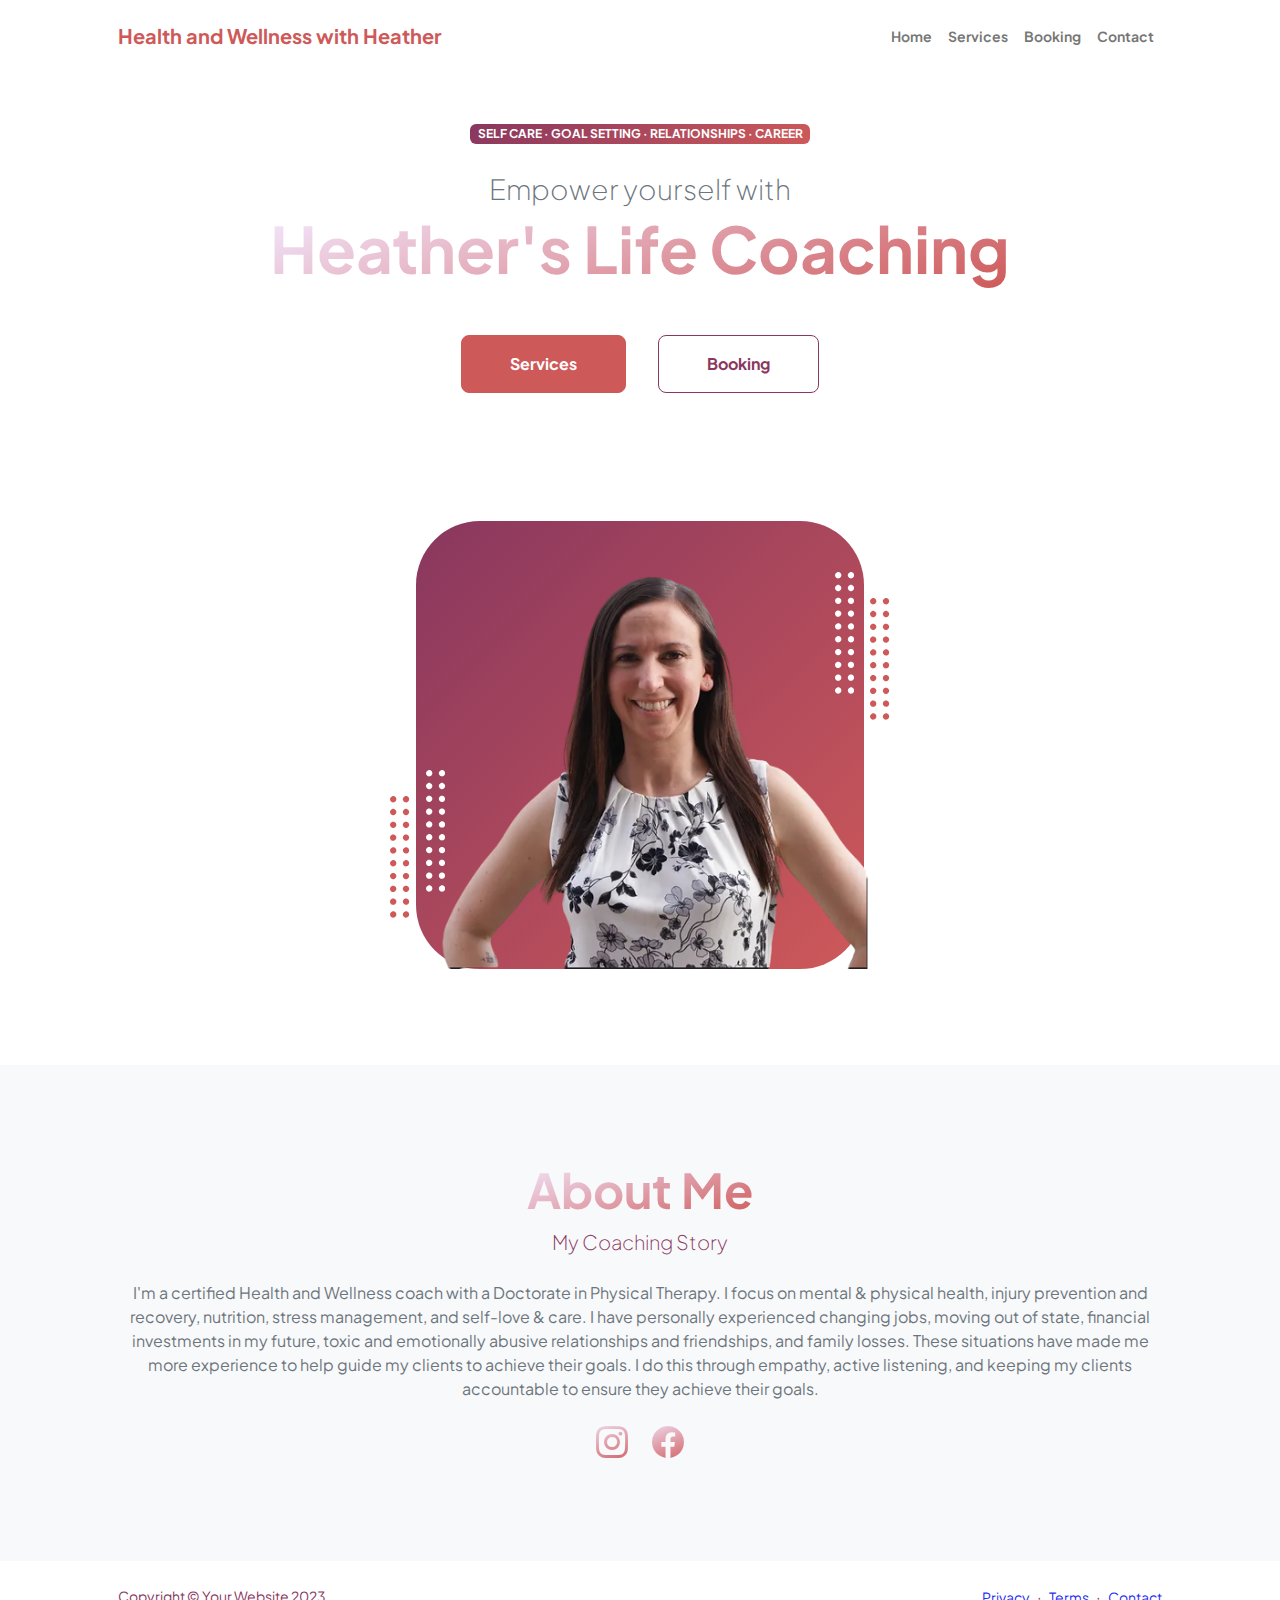
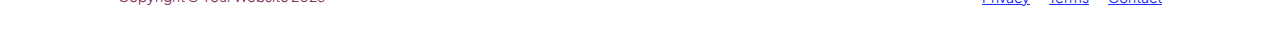
<file: index.html>
<!DOCTYPE html>
<html lang="en">
    <head>
        <meta charset="utf-8" />
        <meta name="viewport" content="width=device-width, initial-scale=1, shrink-to-fit=no" />
        <meta name="description" content="" />
        <meta name="author" content="" />
        <title>Health and Wellness with Heather</title>
        <!-- Favicon-->
        <link rel="icon" type="image/x-icon" href="assets/favicon.ico" />
        <!-- Custom Google font-->
        <link rel="preconnect" href="https://fonts.googleapis.com" />
        <link rel="preconnect" href="https://fonts.gstatic.com" crossorigin />
        <link href="https://fonts.googleapis.com/css2?family=Plus+Jakarta+Sans:wght@100;200;300;400;500;600;700;800;900&amp;display=swap" rel="stylesheet" />
        <!-- Bootstrap icons-->
        <link href="https://cdn.jsdelivr.net/npm/bootstrap-icons@1.8.1/font/bootstrap-icons.css" rel="stylesheet" />
        <!-- Core theme CSS (includes Bootstrap)-->
        <link href="css/styles.css" rel="stylesheet" />
    </head>
    <body class="d-flex flex-column h-100">
        <main class="flex-shrink-0">
            <!-- Navigation-->
            <nav class="navbar navbar-expand-lg navbar-light bg-white py-3">
                <div class="container px-5">
                    <a class="navbar-brand" href="index.html"><span class="fw-bolder text-primary">Health and Wellness with Heather</span></a>
                    <button class="navbar-toggler" type="button" data-bs-toggle="collapse" data-bs-target="#navbarSupportedContent" aria-controls="navbarSupportedContent" aria-expanded="false" aria-label="Toggle navigation"><span class="navbar-toggler-icon"></span></button>
                    <div class="collapse navbar-collapse" id="navbarSupportedContent">
                        <ul class="navbar-nav ms-auto mb-2 mb-lg-0 small fw-bolder">
                            <li class="nav-item"><a class="nav-link" href="index.html">Home</a></li>
                            <li class="nav-item"><a class="nav-link" href="resume.html">Services</a></li>
                            <li class="nav-item"><a class="nav-link" href="projects.html">Booking</a></li>
                            <li class="nav-item"><a class="nav-link" href="contact.html">Contact</a></li>
                        </ul>
                    </div>
                </div>
            </nav>
            <!-- Header-->
            <header class="py-5">
                <div class="container px-5 pb-5">
                    <div class="row gx-5 align-items-center">
                        <div class="col-xxl-5">
                            <!-- Header text content-->
                            <div class="text-center text-xxl-start">
                                <div class="badge bg-gradient-primary-to-secondary text-white mb-4"><div class="text-uppercase">Self Care &middot; Goal Setting &middot; Relationships &middot; Career</div></div>
                                <div class="fs-3 fw-light text-muted">Empower yourself with</div>
                                <h1 class="display-3 fw-bolder mb-5"><span class="text-gradient d-inline">Heather's Life Coaching</span></h1>
                                <div class="d-grid gap-3 d-sm-flex justify-content-sm-center justify-content-xxl-start mb-3">
                                    <a class="btn btn-primary btn-lg px-5 py-3 me-sm-3 fs-6 fw-bolder" href="resume.html">Services</a>
                                    <a class="btn btn-outline-dark btn-lg px-5 py-3 fs-6 fw-bolder" href="projects.html">Booking</a>
                                </div>
                            </div>
                        </div>
                        <div class="col-xxl-7">
                            <!-- Header profile picture-->
                            <div class="d-flex justify-content-center mt-5 mt-xxl-0">
                                <div class="profile bg-gradient-primary-to-secondary">
                                    <!-- TIP: For best results, use a photo with a transparent background like the demo example below-->
                                    <!-- Watch a tutorial on how to do this on YouTube (link)-->
                                    <img class="profile-img" src="assets/Headshot_1-removebg-preview.png" alt="..." />
                                    <div class="dots-1">
                                        <!-- SVG Dots-->
                                        <svg version="1.1" xmlns="http://www.w3.org/2000/svg" xmlns:xlink="http://www.w3.org/1999/xlink" x="0px" y="0px" viewBox="0 0 191.6 1215.4" style="enable-background: new 0 0 191.6 1215.4" xml:space="preserve">
                                            <g transform="translate(0.000000,1280.000000) scale(0.100000,-0.100000)">
                                                <path d="M227.7,12788.6c-105-35-200-141-222-248c-43-206,163-412,369-369c155,32,275,190,260,339c-11,105-90,213-190,262        C383.7,12801.6,289.7,12808.6,227.7,12788.6z"></path>
                                                <path d="M1507.7,12788.6c-151-50-253-216-222-362c25-119,136-230,254-255c194-41,395,142,375,339c-11,105-90,213-190,262        C1663.7,12801.6,1569.7,12808.6,1507.7,12788.6z"></path>
                                                <path d="M227.7,11508.6c-105-35-200-141-222-248c-43-206,163-412,369-369c155,32,275,190,260,339c-11,105-90,213-190,262        C383.7,11521.6,289.7,11528.6,227.7,11508.6z"></path>
                                                <path d="M1507.7,11508.6c-151-50-253-216-222-362c25-119,136-230,254-255c194-41,395,142,375,339c-11,105-90,213-190,262        C1663.7,11521.6,1569.7,11528.6,1507.7,11508.6z"></path>
                                                <path d="M227.7,10228.6c-105-35-200-141-222-248c-43-206,163-412,369-369c155,32,275,190,260,339c-11,105-90,213-190,262        C383.7,10241.6,289.7,10248.6,227.7,10228.6z"></path>
                                                <path d="M1507.7,10228.6c-105-35-200-141-222-248c-43-206,163-412,369-369c155,32,275,190,260,339c-11,105-90,213-190,262        C1663.7,10241.6,1569.7,10248.6,1507.7,10228.6z"></path>
                                                <path d="M227.7,8948.6c-105-35-200-141-222-248c-43-206,163-412,369-369c155,32,275,190,260,339c-11,105-90,213-190,262        C383.7,8961.6,289.7,8968.6,227.7,8948.6z"></path>
                                                <path d="M1507.7,8948.6c-105-35-200-141-222-248c-43-206,163-412,369-369c155,32,275,190,260,339c-11,105-90,213-190,262        C1663.7,8961.6,1569.7,8968.6,1507.7,8948.6z"></path>
                                                <path d="M227.7,7668.6c-105-35-200-141-222-248c-43-206,163-412,369-369c155,32,275,190,260,339c-11,105-90,213-190,262        C383.7,7681.6,289.7,7688.6,227.7,7668.6z"></path>
                                                <path d="M1507.7,7668.6c-105-35-200-141-222-248c-43-206,163-412,369-369c155,32,275,190,260,339c-11,105-90,213-190,262        C1663.7,7681.6,1569.7,7688.6,1507.7,7668.6z"></path>
                                                <path d="M227.7,6388.6c-105-35-200-141-222-248c-43-206,163-412,369-369c155,32,275,190,260,339c-11,105-90,213-190,262        C383.7,6401.6,289.7,6408.6,227.7,6388.6z"></path>
                                                <path d="M1507.7,6388.6c-105-35-200-141-222-248c-43-206,163-412,369-369c155,32,275,190,260,339c-11,105-90,213-190,262        C1663.7,6401.6,1569.7,6408.6,1507.7,6388.6z"></path>
                                                <path d="M227.7,5108.6c-105-35-200-141-222-248c-43-206,163-412,369-369c155,32,275,190,260,339c-11,105-90,213-190,262        C383.7,5121.6,289.7,5128.6,227.7,5108.6z"></path>
                                                <path d="M1507.7,5108.6c-105-35-200-141-222-248c-43-206,163-412,369-369c155,32,275,190,260,339c-11,105-90,213-190,262        C1663.7,5121.6,1569.7,5128.6,1507.7,5108.6z"></path>
                                                <path d="M227.7,3828.6c-105-35-200-141-222-248c-43-206,163-412,369-369c155,32,275,190,260,339c-11,105-90,213-190,262        C383.7,3841.6,289.7,3848.6,227.7,3828.6z"></path>
                                                <path d="M1507.7,3828.6c-105-35-200-141-222-248c-43-206,163-412,369-369c155,32,275,190,260,339c-11,105-90,213-190,262        C1663.7,3841.6,1569.7,3848.6,1507.7,3828.6z"></path>
                                                <path d="M227.7,2548.6c-105-35-200-141-222-248c-43-206,163-412,369-369c155,32,275,190,260,339c-11,105-90,213-190,262        C383.7,2561.6,289.7,2568.6,227.7,2548.6z"></path>
                                                <path d="M1507.7,2548.6c-105-35-200-141-222-248c-43-206,163-412,369-369c155,32,275,190,260,339c-11,105-90,213-190,262        C1663.7,2561.6,1569.7,2568.6,1507.7,2548.6z"></path>
                                                <path d="M227.7,1268.6c-105-35-200-141-222-248c-43-206,163-412,369-369c155,32,275,190,260,339c-11,105-90,213-190,262        C383.7,1281.6,289.7,1288.6,227.7,1268.6z"></path>
                                                <path d="M1507.7,1268.6c-105-35-200-141-222-248c-43-206,163-412,369-369c155,32,275,190,260,339c-11,105-90,213-190,262        C1663.7,1281.6,1569.7,1288.6,1507.7,1268.6z"></path>
                                            </g>
                                        </svg>
                                        <!-- END of SVG dots-->
                                    </div>
                                    <div class="dots-2">
                                        <!-- SVG Dots-->
                                        <svg version="1.1" xmlns="http://www.w3.org/2000/svg" xmlns:xlink="http://www.w3.org/1999/xlink" x="0px" y="0px" viewBox="0 0 191.6 1215.4" style="enable-background: new 0 0 191.6 1215.4" xml:space="preserve">
                                            <g transform="translate(0.000000,1280.000000) scale(0.100000,-0.100000)">
                                                <path d="M227.7,12788.6c-105-35-200-141-222-248c-43-206,163-412,369-369c155,32,275,190,260,339c-11,105-90,213-190,262        C383.7,12801.6,289.7,12808.6,227.7,12788.6z"></path>
                                                <path d="M1507.7,12788.6c-151-50-253-216-222-362c25-119,136-230,254-255c194-41,395,142,375,339c-11,105-90,213-190,262        C1663.7,12801.6,1569.7,12808.6,1507.7,12788.6z"></path>
                                                <path d="M227.7,11508.6c-105-35-200-141-222-248c-43-206,163-412,369-369c155,32,275,190,260,339c-11,105-90,213-190,262        C383.7,11521.6,289.7,11528.6,227.7,11508.6z"></path>
                                                <path d="M1507.7,11508.6c-151-50-253-216-222-362c25-119,136-230,254-255c194-41,395,142,375,339c-11,105-90,213-190,262        C1663.7,11521.6,1569.7,11528.6,1507.7,11508.6z"></path>
                                                <path d="M227.7,10228.6c-105-35-200-141-222-248c-43-206,163-412,369-369c155,32,275,190,260,339c-11,105-90,213-190,262        C383.7,10241.6,289.7,10248.6,227.7,10228.6z"></path>
                                                <path d="M1507.7,10228.6c-105-35-200-141-222-248c-43-206,163-412,369-369c155,32,275,190,260,339c-11,105-90,213-190,262        C1663.7,10241.6,1569.7,10248.6,1507.7,10228.6z"></path>
                                                <path d="M227.7,8948.6c-105-35-200-141-222-248c-43-206,163-412,369-369c155,32,275,190,260,339c-11,105-90,213-190,262        C383.7,8961.6,289.7,8968.6,227.7,8948.6z"></path>
                                                <path d="M1507.7,8948.6c-105-35-200-141-222-248c-43-206,163-412,369-369c155,32,275,190,260,339c-11,105-90,213-190,262        C1663.7,8961.6,1569.7,8968.6,1507.7,8948.6z"></path>
                                                <path d="M227.7,7668.6c-105-35-200-141-222-248c-43-206,163-412,369-369c155,32,275,190,260,339c-11,105-90,213-190,262        C383.7,7681.6,289.7,7688.6,227.7,7668.6z"></path>
                                                <path d="M1507.7,7668.6c-105-35-200-141-222-248c-43-206,163-412,369-369c155,32,275,190,260,339c-11,105-90,213-190,262        C1663.7,7681.6,1569.7,7688.6,1507.7,7668.6z"></path>
                                                <path d="M227.7,6388.6c-105-35-200-141-222-248c-43-206,163-412,369-369c155,32,275,190,260,339c-11,105-90,213-190,262        C383.7,6401.6,289.7,6408.6,227.7,6388.6z"></path>
                                                <path d="M1507.7,6388.6c-105-35-200-141-222-248c-43-206,163-412,369-369c155,32,275,190,260,339c-11,105-90,213-190,262        C1663.7,6401.6,1569.7,6408.6,1507.7,6388.6z"></path>
                                                <path d="M227.7,5108.6c-105-35-200-141-222-248c-43-206,163-412,369-369c155,32,275,190,260,339c-11,105-90,213-190,262        C383.7,5121.6,289.7,5128.6,227.7,5108.6z"></path>
                                                <path d="M1507.7,5108.6c-105-35-200-141-222-248c-43-206,163-412,369-369c155,32,275,190,260,339c-11,105-90,213-190,262        C1663.7,5121.6,1569.7,5128.6,1507.7,5108.6z"></path>
                                                <path d="M227.7,3828.6c-105-35-200-141-222-248c-43-206,163-412,369-369c155,32,275,190,260,339c-11,105-90,213-190,262        C383.7,3841.6,289.7,3848.6,227.7,3828.6z"></path>
                                                <path d="M1507.7,3828.6c-105-35-200-141-222-248c-43-206,163-412,369-369c155,32,275,190,260,339c-11,105-90,213-190,262        C1663.7,3841.6,1569.7,3848.6,1507.7,3828.6z"></path>
                                                <path d="M227.7,2548.6c-105-35-200-141-222-248c-43-206,163-412,369-369c155,32,275,190,260,339c-11,105-90,213-190,262        C383.7,2561.6,289.7,2568.6,227.7,2548.6z"></path>
                                                <path d="M1507.7,2548.6c-105-35-200-141-222-248c-43-206,163-412,369-369c155,32,275,190,260,339c-11,105-90,213-190,262        C1663.7,2561.6,1569.7,2568.6,1507.7,2548.6z"></path>
                                                <path d="M227.7,1268.6c-105-35-200-141-222-248c-43-206,163-412,369-369c155,32,275,190,260,339c-11,105-90,213-190,262        C383.7,1281.6,289.7,1288.6,227.7,1268.6z"></path>
                                                <path d="M1507.7,1268.6c-105-35-200-141-222-248c-43-206,163-412,369-369c155,32,275,190,260,339c-11,105-90,213-190,262        C1663.7,1281.6,1569.7,1288.6,1507.7,1268.6z"></path>
                                            </g>
                                        </svg>
                                        <!-- END of SVG dots-->
                                    </div>
                                    <div class="dots-3">
                                        <!-- SVG Dots-->
                                        <svg version="1.1" xmlns="http://www.w3.org/2000/svg" xmlns:xlink="http://www.w3.org/1999/xlink" x="0px" y="0px" viewBox="0 0 191.6 1215.4" style="enable-background: new 0 0 191.6 1215.4" xml:space="preserve">
                                            <g transform="translate(0.000000,1280.000000) scale(0.100000,-0.100000)">
                                                <path d="M227.7,12788.6c-105-35-200-141-222-248c-43-206,163-412,369-369c155,32,275,190,260,339c-11,105-90,213-190,262        C383.7,12801.6,289.7,12808.6,227.7,12788.6z"></path>
                                                <path d="M1507.7,12788.6c-151-50-253-216-222-362c25-119,136-230,254-255c194-41,395,142,375,339c-11,105-90,213-190,262        C1663.7,12801.6,1569.7,12808.6,1507.7,12788.6z"></path>
                                                <path d="M227.7,11508.6c-105-35-200-141-222-248c-43-206,163-412,369-369c155,32,275,190,260,339c-11,105-90,213-190,262        C383.7,11521.6,289.7,11528.6,227.7,11508.6z"></path>
                                                <path d="M1507.7,11508.6c-151-50-253-216-222-362c25-119,136-230,254-255c194-41,395,142,375,339c-11,105-90,213-190,262        C1663.7,11521.6,1569.7,11528.6,1507.7,11508.6z"></path>
                                                <path d="M227.7,10228.6c-105-35-200-141-222-248c-43-206,163-412,369-369c155,32,275,190,260,339c-11,105-90,213-190,262        C383.7,10241.6,289.7,10248.6,227.7,10228.6z"></path>
                                                <path d="M1507.7,10228.6c-105-35-200-141-222-248c-43-206,163-412,369-369c155,32,275,190,260,339c-11,105-90,213-190,262        C1663.7,10241.6,1569.7,10248.6,1507.7,10228.6z"></path>
                                                <path d="M227.7,8948.6c-105-35-200-141-222-248c-43-206,163-412,369-369c155,32,275,190,260,339c-11,105-90,213-190,262        C383.7,8961.6,289.7,8968.6,227.7,8948.6z"></path>
                                                <path d="M1507.7,8948.6c-105-35-200-141-222-248c-43-206,163-412,369-369c155,32,275,190,260,339c-11,105-90,213-190,262        C1663.7,8961.6,1569.7,8968.6,1507.7,8948.6z"></path>
                                                <path d="M227.7,7668.6c-105-35-200-141-222-248c-43-206,163-412,369-369c155,32,275,190,260,339c-11,105-90,213-190,262        C383.7,7681.6,289.7,7688.6,227.7,7668.6z"></path>
                                                <path d="M1507.7,7668.6c-105-35-200-141-222-248c-43-206,163-412,369-369c155,32,275,190,260,339c-11,105-90,213-190,262        C1663.7,7681.6,1569.7,7688.6,1507.7,7668.6z"></path>
                                                <path d="M227.7,6388.6c-105-35-200-141-222-248c-43-206,163-412,369-369c155,32,275,190,260,339c-11,105-90,213-190,262        C383.7,6401.6,289.7,6408.6,227.7,6388.6z"></path>
                                                <path d="M1507.7,6388.6c-105-35-200-141-222-248c-43-206,163-412,369-369c155,32,275,190,260,339c-11,105-90,213-190,262        C1663.7,6401.6,1569.7,6408.6,1507.7,6388.6z"></path>
                                                <path d="M227.7,5108.6c-105-35-200-141-222-248c-43-206,163-412,369-369c155,32,275,190,260,339c-11,105-90,213-190,262        C383.7,5121.6,289.7,5128.6,227.7,5108.6z"></path>
                                                <path d="M1507.7,5108.6c-105-35-200-141-222-248c-43-206,163-412,369-369c155,32,275,190,260,339c-11,105-90,213-190,262        C1663.7,5121.6,1569.7,5128.6,1507.7,5108.6z"></path>
                                                <path d="M227.7,3828.6c-105-35-200-141-222-248c-43-206,163-412,369-369c155,32,275,190,260,339c-11,105-90,213-190,262        C383.7,3841.6,289.7,3848.6,227.7,3828.6z"></path>
                                                <path d="M1507.7,3828.6c-105-35-200-141-222-248c-43-206,163-412,369-369c155,32,275,190,260,339c-11,105-90,213-190,262        C1663.7,3841.6,1569.7,3848.6,1507.7,3828.6z"></path>
                                                <path d="M227.7,2548.6c-105-35-200-141-222-248c-43-206,163-412,369-369c155,32,275,190,260,339c-11,105-90,213-190,262        C383.7,2561.6,289.7,2568.6,227.7,2548.6z"></path>
                                                <path d="M1507.7,2548.6c-105-35-200-141-222-248c-43-206,163-412,369-369c155,32,275,190,260,339c-11,105-90,213-190,262        C1663.7,2561.6,1569.7,2568.6,1507.7,2548.6z"></path>
                                                <path d="M227.7,1268.6c-105-35-200-141-222-248c-43-206,163-412,369-369c155,32,275,190,260,339c-11,105-90,213-190,262        C383.7,1281.6,289.7,1288.6,227.7,1268.6z"></path>
                                                <path d="M1507.7,1268.6c-105-35-200-141-222-248c-43-206,163-412,369-369c155,32,275,190,260,339c-11,105-90,213-190,262        C1663.7,1281.6,1569.7,1288.6,1507.7,1268.6z"></path>
                                            </g>
                                        </svg>
                                        <!-- END of SVG dots-->
                                    </div>
                                    <div class="dots-4">
                                        <!-- SVG Dots-->
                                        <svg version="1.1" xmlns="http://www.w3.org/2000/svg" xmlns:xlink="http://www.w3.org/1999/xlink" x="0px" y="0px" viewBox="0 0 191.6 1215.4" style="enable-background: new 0 0 191.6 1215.4" xml:space="preserve">
                                            <g transform="translate(0.000000,1280.000000) scale(0.100000,-0.100000)">
                                                <path d="M227.7,12788.6c-105-35-200-141-222-248c-43-206,163-412,369-369c155,32,275,190,260,339c-11,105-90,213-190,262        C383.7,12801.6,289.7,12808.6,227.7,12788.6z"></path>
                                                <path d="M1507.7,12788.6c-151-50-253-216-222-362c25-119,136-230,254-255c194-41,395,142,375,339c-11,105-90,213-190,262        C1663.7,12801.6,1569.7,12808.6,1507.7,12788.6z"></path>
                                                <path d="M227.7,11508.6c-105-35-200-141-222-248c-43-206,163-412,369-369c155,32,275,190,260,339c-11,105-90,213-190,262        C383.7,11521.6,289.7,11528.6,227.7,11508.6z"></path>
                                                <path d="M1507.7,11508.6c-151-50-253-216-222-362c25-119,136-230,254-255c194-41,395,142,375,339c-11,105-90,213-190,262        C1663.7,11521.6,1569.7,11528.6,1507.7,11508.6z"></path>
                                                <path d="M227.7,10228.6c-105-35-200-141-222-248c-43-206,163-412,369-369c155,32,275,190,260,339c-11,105-90,213-190,262        C383.7,10241.6,289.7,10248.6,227.7,10228.6z"></path>
                                                <path d="M1507.7,10228.6c-105-35-200-141-222-248c-43-206,163-412,369-369c155,32,275,190,260,339c-11,105-90,213-190,262        C1663.7,10241.6,1569.7,10248.6,1507.7,10228.6z"></path>
                                                <path d="M227.7,8948.6c-105-35-200-141-222-248c-43-206,163-412,369-369c155,32,275,190,260,339c-11,105-90,213-190,262        C383.7,8961.6,289.7,8968.6,227.7,8948.6z"></path>
                                                <path d="M1507.7,8948.6c-105-35-200-141-222-248c-43-206,163-412,369-369c155,32,275,190,260,339c-11,105-90,213-190,262        C1663.7,8961.6,1569.7,8968.6,1507.7,8948.6z"></path>
                                                <path d="M227.7,7668.6c-105-35-200-141-222-248c-43-206,163-412,369-369c155,32,275,190,260,339c-11,105-90,213-190,262        C383.7,7681.6,289.7,7688.6,227.7,7668.6z"></path>
                                                <path d="M1507.7,7668.6c-105-35-200-141-222-248c-43-206,163-412,369-369c155,32,275,190,260,339c-11,105-90,213-190,262        C1663.7,7681.6,1569.7,7688.6,1507.7,7668.6z"></path>
                                                <path d="M227.7,6388.6c-105-35-200-141-222-248c-43-206,163-412,369-369c155,32,275,190,260,339c-11,105-90,213-190,262        C383.7,6401.6,289.7,6408.6,227.7,6388.6z"></path>
                                                <path d="M1507.7,6388.6c-105-35-200-141-222-248c-43-206,163-412,369-369c155,32,275,190,260,339c-11,105-90,213-190,262        C1663.7,6401.6,1569.7,6408.6,1507.7,6388.6z"></path>
                                                <path d="M227.7,5108.6c-105-35-200-141-222-248c-43-206,163-412,369-369c155,32,275,190,260,339c-11,105-90,213-190,262        C383.7,5121.6,289.7,5128.6,227.7,5108.6z"></path>
                                                <path d="M1507.7,5108.6c-105-35-200-141-222-248c-43-206,163-412,369-369c155,32,275,190,260,339c-11,105-90,213-190,262        C1663.7,5121.6,1569.7,5128.6,1507.7,5108.6z"></path>
                                                <path d="M227.7,3828.6c-105-35-200-141-222-248c-43-206,163-412,369-369c155,32,275,190,260,339c-11,105-90,213-190,262        C383.7,3841.6,289.7,3848.6,227.7,3828.6z"></path>
                                                <path d="M1507.7,3828.6c-105-35-200-141-222-248c-43-206,163-412,369-369c155,32,275,190,260,339c-11,105-90,213-190,262        C1663.7,3841.6,1569.7,3848.6,1507.7,3828.6z"></path>
                                                <path d="M227.7,2548.6c-105-35-200-141-222-248c-43-206,163-412,369-369c155,32,275,190,260,339c-11,105-90,213-190,262        C383.7,2561.6,289.7,2568.6,227.7,2548.6z"></path>
                                                <path d="M1507.7,2548.6c-105-35-200-141-222-248c-43-206,163-412,369-369c155,32,275,190,260,339c-11,105-90,213-190,262        C1663.7,2561.6,1569.7,2568.6,1507.7,2548.6z"></path>
                                                <path d="M227.7,1268.6c-105-35-200-141-222-248c-43-206,163-412,369-369c155,32,275,190,260,339c-11,105-90,213-190,262        C383.7,1281.6,289.7,1288.6,227.7,1268.6z"></path>
                                                <path d="M1507.7,1268.6c-105-35-200-141-222-248c-43-206,163-412,369-369c155,32,275,190,260,339c-11,105-90,213-190,262        C1663.7,1281.6,1569.7,1288.6,1507.7,1268.6z"></path>
                                            </g>
                                        </svg>
                                        <!-- END of SVG dots-->
                                    </div>
                                </div>
                            </div>
                        </div>
                    </div>
                </div>
            </header>
            <!-- About Section-->
            <section class="bg-light py-5">
                <div class="container px-5">
                    <div class="row gx-5 justify-content-center">
                        <div class="col-xxl-8">
                            <div class="text-center my-5">
                                <h2 class="display-5 fw-bolder"><span class="text-gradient d-inline">About Me</span></h2>
                                <p class="lead fw-light mb-4">My Coaching Story</p>
                                <p class="text-muted">I'm a certified Health and Wellness coach with a Doctorate in Physical Therapy. I focus on mental & physical health, injury prevention and recovery, nutrition, stress management, and self-love & care. I have personally experienced changing jobs, moving out of state, financial investments in my future, toxic and emotionally abusive relationships and friendships, and family losses. These situations have made me more experience to help guide my clients to achieve their goals. I do this through empathy, active listening, and keeping my clients accountable to ensure they achieve their goals.</p>
                                <div class="d-flex justify-content-center fs-2 gap-4">
                                    <a class="text-gradient" href="#!"><i class="bi bi-instagram"></i></a>
                                    <a class="text-gradient" href="#!"><i class="bi bi-facebook"></i></a>
                                    <!--<a class="text-gradient" href="#!"><i class="bi bi-podcasts"></i></a>-->
                                </div>
                            </div>
                        </div>
                    </div>
                </div>
            </section>
        </main>
        <!-- Footer-->
        <footer class="bg-white py-4 mt-auto">
            <div class="container px-5">
                <div class="row align-items-center justify-content-between flex-column flex-sm-row">
                    <div class="col-auto"><div class="small m-0">Copyright &copy; Your Website 2023</div></div>
                    <div class="col-auto">
                        <a class="small" href="#!">Privacy</a>
                        <span class="mx-1">&middot;</span>
                        <a class="small" href="#!">Terms</a>
                        <span class="mx-1">&middot;</span>
                        <a class="small" href="contact.html">Contact</a>
                    </div>
                </div>
            </div>
        </footer>
        <!-- Bootstrap core JS-->
        <script src="https://cdn.jsdelivr.net/npm/bootstrap@5.2.3/dist/js/bootstrap.bundle.min.js"></script>
        <!-- Core theme JS-->
        <script src="js/scripts.js"></script>
    </body>
</html>
</file>
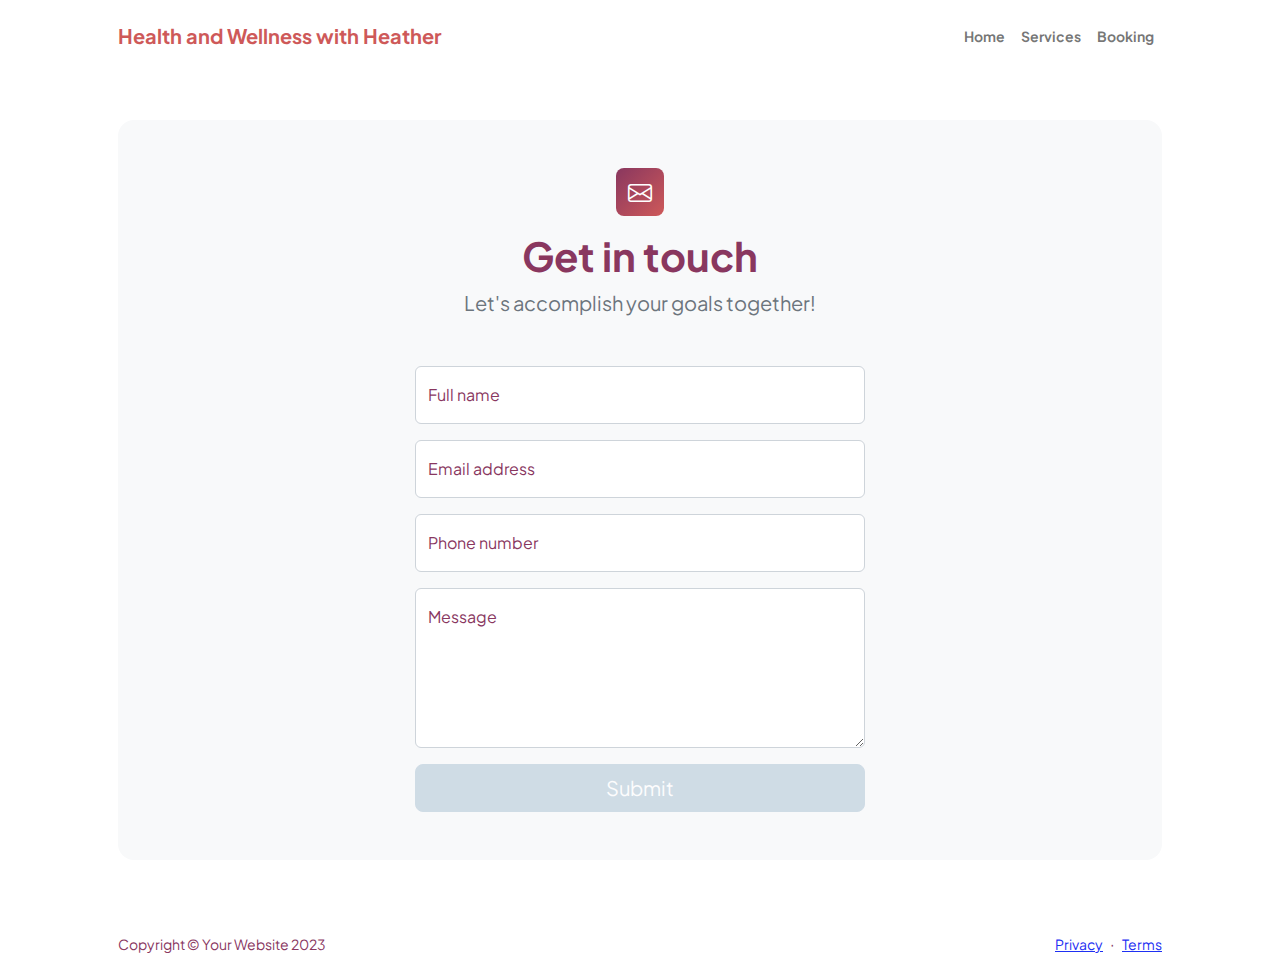
<file: contact.html>
<!DOCTYPE html>
<html lang="en">
    <head>
        <meta charset="utf-8" />
        <meta name="viewport" content="width=device-width, initial-scale=1, shrink-to-fit=no" />
        <meta name="description" content />
        <meta name="author" content />
        <title>Health and Wellness with Heather</title>
        <!-- Favicon-->
        <link rel="icon" type="image/x-icon" href="assets/favicon.ico" />
        <!-- Custom Google font-->
        <link rel="preconnect" href="https://fonts.googleapis.com" />
        <link rel="preconnect" href="https://fonts.gstatic.com" crossorigin />
        <link href="https://fonts.googleapis.com/css2?family=Plus+Jakarta+Sans:wght@100;200;300;400;500;600;700;800;900&amp;display=swap" rel="stylesheet" />
        <!-- Bootstrap icons-->
        <link href="https://cdn.jsdelivr.net/npm/bootstrap-icons@1.8.1/font/bootstrap-icons.css" rel="stylesheet" />
        <!-- Core theme CSS (includes Bootstrap)-->
        <link href="css/styles.css" rel="stylesheet" />
    </head>
    <body class="d-flex flex-column">
        <main class="flex-shrink-0">
            <!-- Navigation-->
            <nav class="navbar navbar-expand-lg navbar-light bg-white py-3">
                <div class="container px-5">
                    <a class="navbar-brand" href="index.html"><span class="fw-bolder text-primary">Health and Wellness with Heather</span></a>
                    <button class="navbar-toggler" type="button" data-bs-toggle="collapse" data-bs-target="#navbarSupportedContent" aria-controls="navbarSupportedContent" aria-expanded="false" aria-label="Toggle navigation"><span class="navbar-toggler-icon"></span></button>
                    <div class="collapse navbar-collapse" id="navbarSupportedContent">
                        <ul class="navbar-nav ms-auto mb-2 mb-lg-0 small fw-bolder">
                            <li class="nav-item"><a class="nav-link" href="index.html">Home</a></li>
                            <li class="nav-item"><a class="nav-link" href="resume.html">Services</a></li>
                            <li class="nav-item"><a class="nav-link" href="projects.html">Booking</a></li>
                            <!--<li class="nav-item"><a class="nav-link" href="contact.html">Contact</a></li>-->
                        </ul>
                    </div>
                </div>
            </nav>
            <!-- Page content-->
            <section class="py-5">
                <div class="container px-5">
                    <!-- Contact form-->
                    <div class="bg-light rounded-4 py-5 px-4 px-md-5">
                        <div class="text-center mb-5">
                            <div class="feature bg-primary bg-gradient-primary-to-secondary text-white rounded-3 mb-3"><i class="bi bi-envelope"></i></div>
                            <h1 class="fw-bolder">Get in touch</h1>
                            <p class="lead fw-normal text-muted mb-0">Let's accomplish your goals together!</p>
                        </div>
                        <div class="row gx-5 justify-content-center">
                            <div class="col-lg-8 col-xl-6">
                                <!-- * * * * * * * * * * * * * * *-->
                                <!-- * * SB Forms Contact Form * *-->
                                <!-- * * * * * * * * * * * * * * *-->
                                <!-- This form is pre-integrated with SB Forms.-->
                                <!-- To make this form functional, sign up at-->
                                <!-- https://startbootstrap.com/solution/contact-forms-->
                                <!-- to get an API token!-->
                                <form id="contactForm" data-sb-form-api-token="API_TOKEN">
                                    <!-- Name input-->
                                    <div class="form-floating mb-3">
                                        <input class="form-control" id="name" type="text" placeholder="Enter your name..." data-sb-validations="required" />
                                        <label for="name">Full name</label>
                                        <div class="invalid-feedback" data-sb-feedback="name:required">A name is required.</div>
                                    </div>
                                    <!-- Email address input-->
                                    <div class="form-floating mb-3">
                                        <input class="form-control" id="email" type="email" placeholder="name@example.com" data-sb-validations="required,email" />
                                        <label for="email">Email address</label>
                                        <div class="invalid-feedback" data-sb-feedback="email:required">An email is required.</div>
                                        <div class="invalid-feedback" data-sb-feedback="email:email">Email is not valid.</div>
                                    </div>
                                    <!-- Phone number input-->
                                    <div class="form-floating mb-3">
                                        <input class="form-control" id="phone" type="tel" placeholder="(123) 456-7890" data-sb-validations="required" />
                                        <label for="phone">Phone number</label>
                                        <div class="invalid-feedback" data-sb-feedback="phone:required">A phone number is required.</div>
                                    </div>
                                    <!-- Message input-->
                                    <div class="form-floating mb-3">
                                        <textarea class="form-control" id="message" type="text" placeholder="Enter your message here..." style="height: 10rem" data-sb-validations="required"></textarea>
                                        <label for="message">Message</label>
                                        <div class="invalid-feedback" data-sb-feedback="message:required">A message is required.</div>
                                    </div>
                                    <!-- Submit success message-->
                                    <!---->
                                    <!-- This is what your users will see when the form-->
                                    <!-- has successfully submitted-->
                                    <div class="d-none" id="submitSuccessMessage">
                                        <div class="text-center mb-3">
                                            <div class="fw-bolder">Form submission successful!</div>
                                            To activate this form, sign up at
                                            <br />
                                            <a href="https://startbootstrap.com/solution/contact-forms">https://startbootstrap.com/solution/contact-forms</a>
                                        </div>
                                    </div>
                                    <!-- Submit error message-->
                                    <!---->
                                    <!-- This is what your users will see when there is-->
                                    <!-- an error submitting the form-->
                                    <div class="d-none" id="submitErrorMessage"><div class="text-center text-danger mb-3">Error sending message!</div></div>
                                    <!-- Submit Button-->
                                    <div class="d-grid"><button class="btn btn-primary btn-lg disabled" id="submitButton" type="submit">Submit</button></div>
                                </form>
                            </div>
                        </div>
                    </div>
                </div>
            </section>
        </main>
        <!-- Footer-->
        <footer class="bg-white py-4 mt-auto">
            <div class="container px-5">
                <div class="row align-items-center justify-content-between flex-column flex-sm-row">
                    <div class="col-auto"><div class="small m-0">Copyright &copy; Your Website 2023</div></div>
                    <div class="col-auto">
                        <a class="small" href="#!">Privacy</a>
                        <span class="mx-1">&middot;</span>
                        <a class="small" href="#!">Terms</a>
    
                    </div>
                </div>
            </div>
        </footer>
        <!-- Bootstrap core JS-->
        <script src="https://cdn.jsdelivr.net/npm/bootstrap@5.2.3/dist/js/bootstrap.bundle.min.js"></script>
        <!-- Core theme JS-->
        <script src="js/scripts.js"></script>
        <!-- * * * * * * * * * * * * * * * * * * * * * * * * * * * * * * * * * * * * * * * *-->
        <!-- * *                               SB Forms JS                               * *-->
        <!-- * * Activate your form at https://startbootstrap.com/solution/contact-forms * *-->
        <!-- * * * * * * * * * * * * * * * * * * * * * * * * * * * * * * * * * * * * * * * *-->
        <script src="https://cdn.startbootstrap.com/sb-forms-latest.js"></script>
    </body>
</html>
</file>
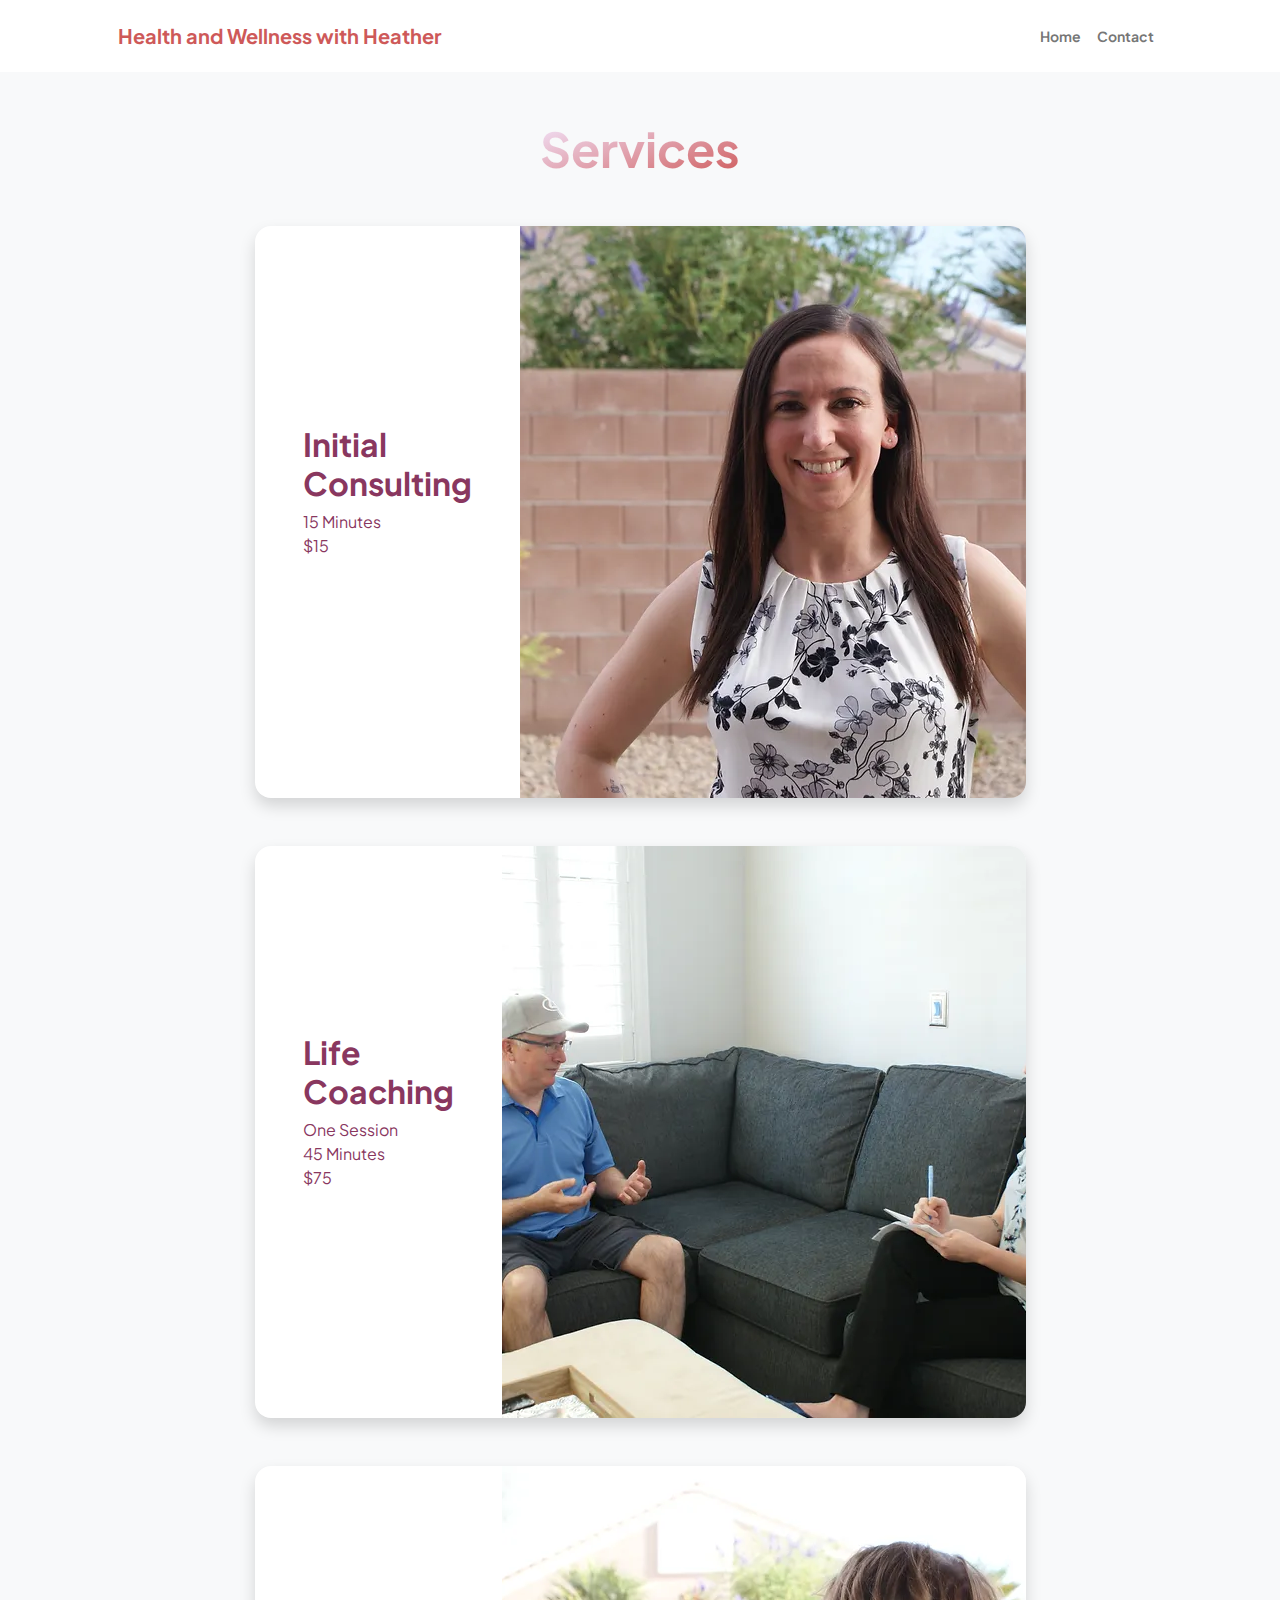
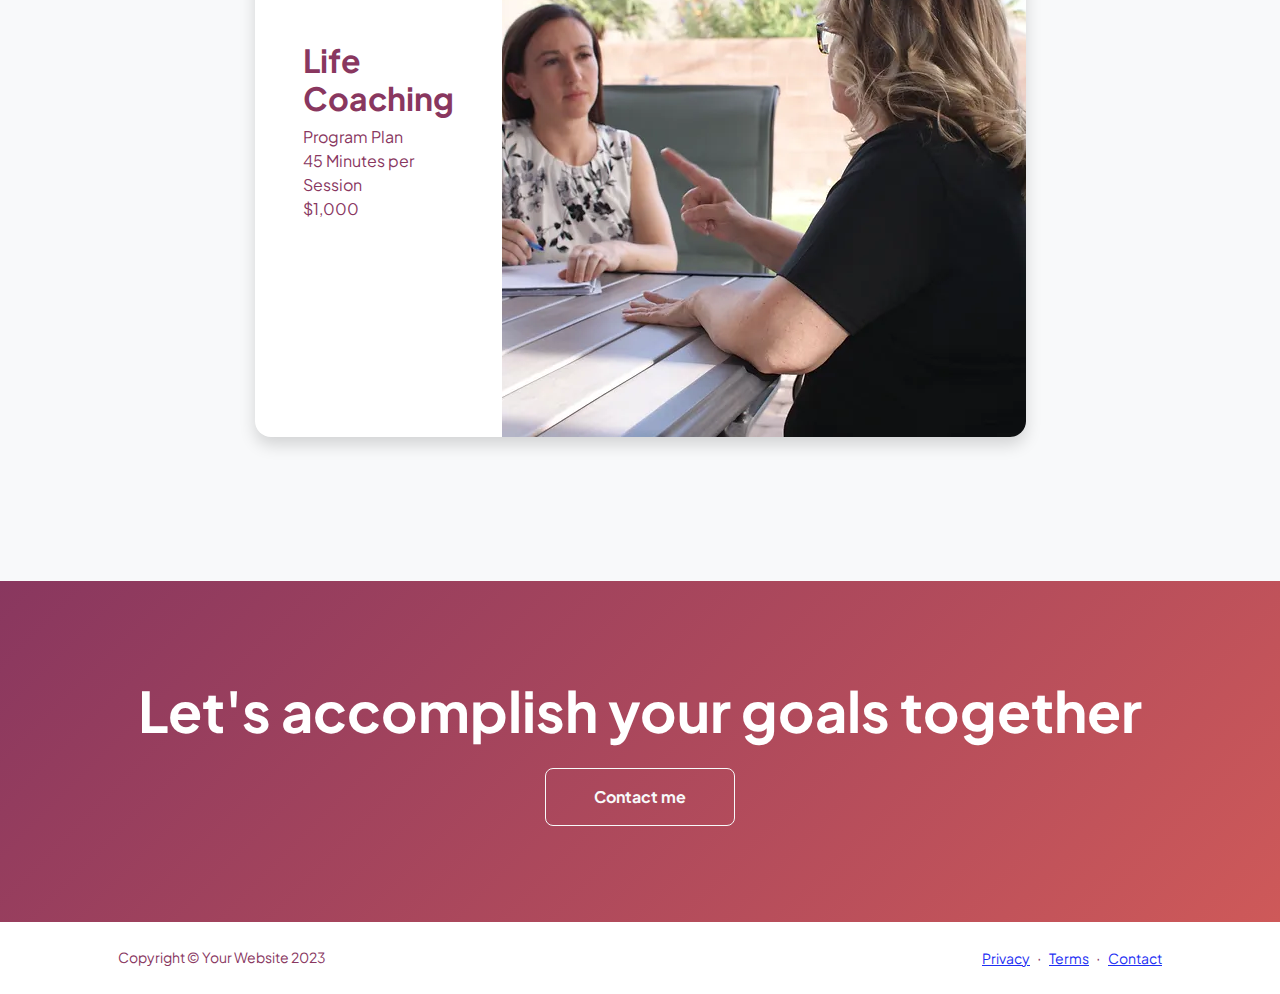
<file: projects.html>
<!DOCTYPE html>
<html lang="en">
    <head>
        <meta charset="utf-8" />
        <meta name="viewport" content="width=device-width, initial-scale=1, shrink-to-fit=no" />
        <meta name="description" content="" />
        <meta name="author" content="" />
        <title>Modern Business - Start Bootstrap Template</title>
        <!-- Favicon-->
        <link rel="icon" type="image/x-icon" href="assets/favicon.ico" />
        <!-- Custom Google font-->
        <link rel="preconnect" href="https://fonts.googleapis.com" />
        <link rel="preconnect" href="https://fonts.gstatic.com" crossorigin />
        <link href="https://fonts.googleapis.com/css2?family=Plus+Jakarta+Sans:wght@100;200;300;400;500;600;700;800;900&amp;display=swap" rel="stylesheet" />
        <!-- Bootstrap icons-->
        <link href="https://cdn.jsdelivr.net/npm/bootstrap-icons@1.8.1/font/bootstrap-icons.css" rel="stylesheet" />
        <!-- Core theme CSS (includes Bootstrap)-->
        <link href="css/styles.css" rel="stylesheet" />
    </head>
    <body class="d-flex flex-column h-100 bg-light">
        <main class="flex-shrink-0">
            <!-- Navigation-->
            <nav class="navbar navbar-expand-lg navbar-light bg-white py-3">
                <div class="container px-5">
                    <a class="navbar-brand" href="index.html"><span class="fw-bolder text-primary">Health and Wellness with Heather</span></a>
                    <button class="navbar-toggler" type="button" data-bs-toggle="collapse" data-bs-target="#navbarSupportedContent" aria-controls="navbarSupportedContent" aria-expanded="false" aria-label="Toggle navigation"><span class="navbar-toggler-icon"></span></button>
                    <div class="collapse navbar-collapse" id="navbarSupportedContent">
                        <ul class="navbar-nav ms-auto mb-2 mb-lg-0 small fw-bolder">
                            <li class="nav-item"><a class="nav-link" href="index.html">Home</a></li>
                            <!--<li class="nav-item"><a class="nav-link" href="resume.html">Book</a></li>-->
                            <li class="nav-item"><a class="nav-link" href="contact.html">Contact</a></li>
                        </ul>
                    </div>
                </div>
            </nav>
            <!-- Projects Section-->
            <section class="py-5">
                <div class="container px-5 mb-5">
                    <div class="text-center mb-5">
                        <h1 class="display-5 fw-bolder mb-0"><span class="text-gradient d-inline">Services</span></h1>
                    </div>
                    <div class="row gx-5 justify-content-center">
                        <div class="col-lg-11 col-xl-9 col-xxl-8">
                            <!-- Project Card 1-->
                            <div class="card overflow-hidden shadow rounded-4 border-0 mb-5">
                                <div class="card-body p-0">
                                    <div class="d-flex align-items-center">
                                        <div class="p-5">
                                            <h2 class="fw-bolder">Initial Consulting</h2>
                                            <p>15 Minutes<br>$15</p>
                                            <br>
                                            <!-- Button but not needed -->
                                            <!-- <a class="btn btn-primary btn-lg px-5 py-3 me-sm-3 fs-6 fw-bolder" href="contact.html">Book</a> -->
                                        </div>
                                        <img class="img-fluid" src="assets/Headshot_1.PNG" alt="..." />
                                    </div>
                                </div>
                            </div>
                            <!-- Project Card 2-->
                            <div class="card overflow-hidden shadow rounded-4 border-0 mb-5">
                                <div class="card-body p-0">
                                    <div class="d-flex align-items-center">
                                        <div class="p-5">
                                            <h2 class="fw-bolder">Life Coaching</h2>
                                            <p>One Session<br>45 Minutes<br>$75</p>
                                            <br>
                                            <!-- Button but not needed -->
                                            <!-- <a class="btn btn-primary btn-lg px-5 py-3 me-sm-3 fs-6 fw-bolder" href="contact.html">Book</a> -->
                                        </div>
                                        <img class="img-fluid" src="assets/heatheranddad.PNG" alt="..." />
                                    </div>
                                </div>
                            </div>
                            <!-- Project Card 3-->
                            <div class="card overflow-hidden shadow rounded-4 border-0 mb-5">
                                <div class="card-body p-0">
                                    <div class="d-flex align-items-center">
                                        <div class="p-5">
                                            <h2 class="fw-bolder">Life Coaching</h2>
                                            <p>Program Plan<br>45 Minutes per Session<br>$1,000</p>
                                            <br>
                                            <!-- Button but not needed -->
                                            <!-- <a class="btn btn-primary btn-lg px-5 py-3 me-sm-3 fs-6 fw-bolder" href="contact.html">Book</a> -->
                                        </div>
                                        <img class="img-fluid" src="assets/heatherandmom.PNG" alt="..." />
                                    </div>
                                </div>
                            </div>
                        </div>
                    </div>
                </div>
            </section>
            <!-- Call to action section-->
            <section class="py-5 bg-gradient-primary-to-secondary text-white">
                <div class="container px-5 my-5">
                    <div class="text-center">
                        <h2 class="display-4 fw-bolder mb-4">Let's accomplish your goals together</h2>
                        <a class="btn btn-outline-light btn-lg px-5 py-3 fs-6 fw-bolder" href="contact.html">Contact me</a>
                    </div>
                </div>
            </section>
        </main>
        <!-- Footer-->
        <footer class="bg-white py-4 mt-auto">
            <div class="container px-5">
                <div class="row align-items-center justify-content-between flex-column flex-sm-row">
                    <div class="col-auto"><div class="small m-0">Copyright &copy; Your Website 2023</div></div>
                    <div class="col-auto">
                        <a class="small" href="#!">Privacy</a>
                        <span class="mx-1">&middot;</span>
                        <a class="small" href="#!">Terms</a>
                        <span class="mx-1">&middot;</span>
                        <a class="small" href="#!">Contact</a>
                    </div>
                </div>
            </div>
        </footer>
        <!-- Bootstrap core JS-->
        <script src="https://cdn.jsdelivr.net/npm/bootstrap@5.2.3/dist/js/bootstrap.bundle.min.js"></script>
        <!-- Core theme JS-->
        <script src="js/scripts.js"></script>
    </body>
</html>
</file>
